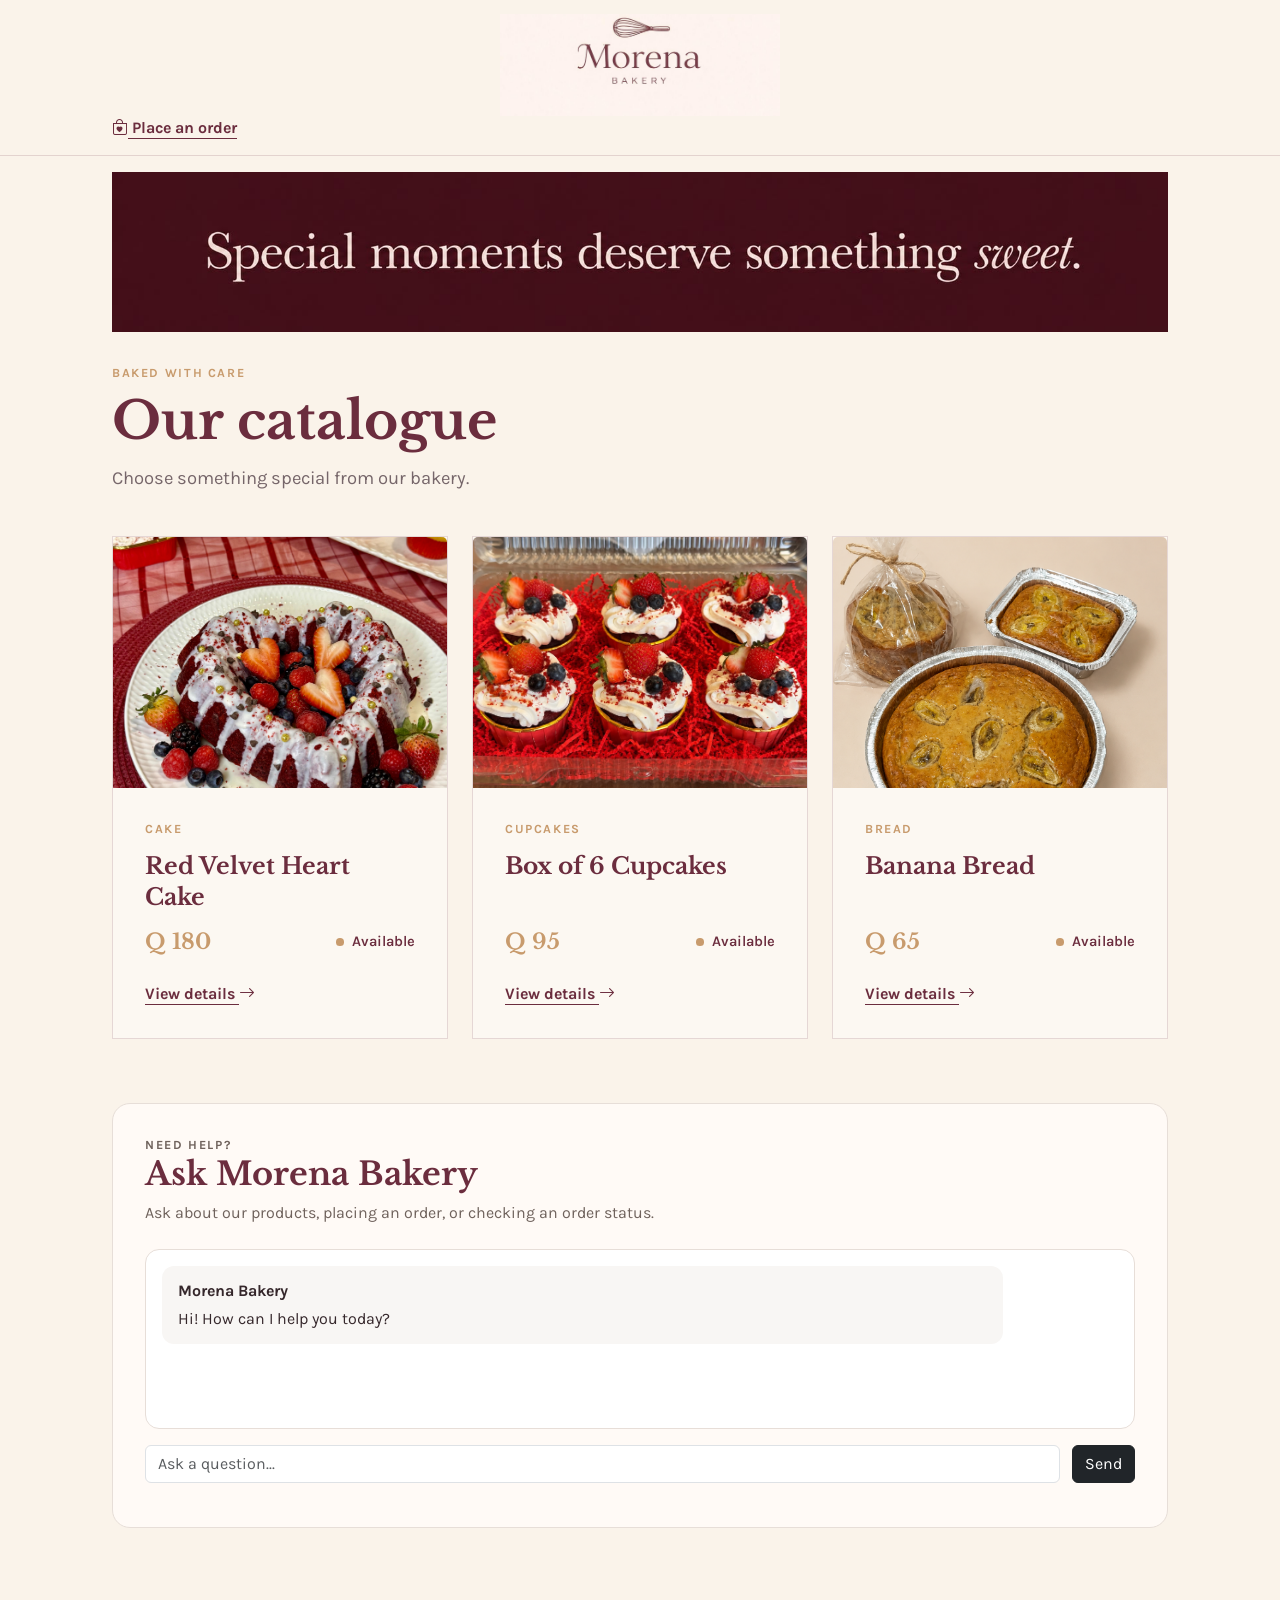
<file: index.html>
<!doctype html>
<html lang="en">
  <head>
    <meta charset="utf-8">

    <meta
      name="viewport"
      content="width=device-width, initial-scale=1"
    >

    <meta
      name="description"
      content="Browse Morena Bakery's product catalogue and pricing."
    >

    <title>Morena Bakery</title>

    <link
      rel="icon"
      type="image/jpeg"
      href="assets/images/logo-morena.jpg"
    >

    <link
      rel="preconnect"
      href="https://fonts.googleapis.com"
    >

    <link
      rel="preconnect"
      href="https://fonts.gstatic.com"
      crossorigin
    >

    <link
      href="https://fonts.googleapis.com/css2?family=Karla:wght@400;500;600;700&amp;family=Libre+Baskerville:wght@400;700&amp;display=swap"
      rel="stylesheet"
    >

    <link
      href="https://cdn.jsdelivr.net/npm/bootstrap@5.3.8/dist/css/bootstrap.min.css"
      rel="stylesheet"
    >

    <link
      rel="stylesheet"
      href="https://cdn.jsdelivr.net/npm/bootstrap-icons@1.11.3/font/bootstrap-icons.min.css"
    >

    <link
      href="styles.css"
      rel="stylesheet"
    >

    <style>
      .chat-section {
        margin: 4rem 0 2rem;
        padding: 2rem;
        border: 1px solid #e7ded8;
        border-radius: 18px;
        background: #fffaf6;
      }

      .chat-header {
        margin-bottom: 1.5rem;
      }

      .chat-header h2 {
        margin-bottom: 0.5rem;
      }

      .chat-header p {
        margin-bottom: 0;
        color: #6f625c;
      }

      .chat-window {
        min-height: 180px;
        max-height: 380px;
        overflow-y: auto;
        padding: 1rem;
        margin-bottom: 1rem;
        border: 1px solid #e7ded8;
        border-radius: 14px;
        background: #ffffff;
      }

      .chat-message {
        margin-bottom: 1rem;
        padding: 0.8rem 1rem;
        border-radius: 12px;
        line-height: 1.5;
      }

      .chat-message-user {
        margin-left: 12%;
        background: #f2e8e3;
      }

      .chat-message-assistant {
        margin-right: 12%;
        background: #f8f6f4;
      }

      .chat-message strong {
        display: block;
        margin-bottom: 0.25rem;
      }

      .chat-form {
        display: flex;
        gap: 0.75rem;
      }

      .chat-form input {
        flex: 1;
      }

      .chat-status {
        margin-top: 0.75rem;
        margin-bottom: 0;
        font-size: 0.95rem;
        color: #6f625c;
      }

      @media (max-width: 576px) {
        .chat-section {
          padding: 1.25rem;
        }

        .chat-form {
          flex-direction: column;
        }

        .chat-message-user,
        .chat-message-assistant {
          margin-left: 0;
          margin-right: 0;
        }
      }
    </style>
  </head>

  <body>

    <header class="site-header">
      <div class="container page-width">

        <a
          class="brand"
          href="./"
          aria-label="Morena Bakery catalogue"
        >
          <img
            src="assets/images/logo-morena.jpg"
            alt="Morena Bakery"
          >
        </a>

        <a
          class="card-link"
          href="order.html"
        >
          <i
            class="bi bi-bag-heart"
            aria-hidden="true"
          ></i>
          Place an order
        </a>

      </div>
    </header>

    <main
      id="main-content"
      class="container page-width"
      tabindex="-1"
    >

      <section
        id="catalogue-view"
        aria-labelledby="catalogue-title"
      >

        <div class="catalogue-hero">
          <img
            src="assets/images/hero-morena.jpg"
            alt="Morena Bakery handcrafted cakes and pastries"
          >
        </div>

        <div class="intro">
          <p class="eyebrow">
            Baked with care
          </p>

          <h1 id="catalogue-title">
            Our catalogue
          </h1>

          <p>
            Choose something special from our bakery.
          </p>
        </div>

        <div
          id="catalogue"
          class="row g-4"
          aria-live="polite"
        ></div>

      </section>

      <section
        id="detail-view"
        class="d-none"
        aria-labelledby="product-name"
      >

        <a
          class="back-link"
          href="./"
          data-back
          aria-label="Back to product catalogue"
        >
          <i
            class="bi bi-arrow-left"
            aria-hidden="true"
          ></i>
          Back to catalogue
        </a>

        <div
          id="product-detail"
          aria-live="polite"
        ></div>

      </section>

      <section
        class="chat-section"
        aria-labelledby="chat-title"
      >
        <div class="chat-header">

          <p class="eyebrow">
            Need help?
          </p>

          <h2 id="chat-title">
            Ask Morena Bakery
          </h2>

          <p>
            Ask about our products, placing an order,
            or checking an order status.
          </p>

        </div>

        <div
          id="chat-window"
          class="chat-window"
          aria-live="polite"
        >
          <div class="chat-message chat-message-assistant">
            <strong>Morena Bakery</strong>
            Hi! How can I help you today?
          </div>
        </div>

        <form
          id="chat-form"
          class="chat-form"
        >
          <input
            id="chat-message"
            class="form-control"
            type="text"
            name="message"
            maxlength="1000"
            placeholder="Ask a question..."
            autocomplete="off"
            required
          >

          <button
            id="chat-submit"
            class="btn btn-dark"
            type="submit"
          >
            Send
          </button>
        </form>

        <p
          id="chat-status"
          class="chat-status"
          role="status"
        ></p>

      </section>

    </main>

    <script
      src="https://cdn.jsdelivr.net/npm/bootstrap@5.3.8/dist/js/bootstrap.bundle.min.js"
    ></script>

    <script src="app.js"></script>

    <script>
      const chatForm = document.getElementById("chat-form");
      const chatMessageField =
        document.getElementById("chat-message");
      const chatWindow =
        document.getElementById("chat-window");
      const chatStatus =
        document.getElementById("chat-status");
      const chatSubmit =
        document.getElementById("chat-submit");

      function addChatMessage(role, message) {
        const messageElement =
          document.createElement("div");

        messageElement.className =
          role === "user"
            ? "chat-message chat-message-user"
            : "chat-message chat-message-assistant";

        const label =
          role === "user"
            ? "You"
            : "Morena Bakery";

        const strong =
          document.createElement("strong");

        strong.textContent = label;

        const text =
          document.createElement("span");

        text.textContent = message;

        messageElement.appendChild(strong);
        messageElement.appendChild(text);

        chatWindow.appendChild(messageElement);

        chatWindow.scrollTop =
          chatWindow.scrollHeight;
      }

      chatForm.addEventListener(
        "submit",
        async (event) => {
          event.preventDefault();

          const message =
            chatMessageField.value.trim();

          if (!message) {
            return;
          }

          addChatMessage("user", message);

          chatMessageField.value = "";
          chatMessageField.disabled = true;
          chatSubmit.disabled = true;

          chatStatus.textContent =
            "Morena Bakery is typing...";

          try {
            const response =
              await fetch("/api/chat", {
                method: "POST",

                headers: {
                  "Content-Type":
                    "application/json",
                },

                body: JSON.stringify({
                  message,
                }),
              });

            const data =
              await response.json();

            if (!response.ok) {
              throw new Error(
                data?.error ||
                "The chatbot could not respond."
              );
            }

            addChatMessage(
              "assistant",
              data.answer
            );

            chatStatus.textContent = "";
          } catch (error) {
            console.error(error);

            addChatMessage(
              "assistant",
              "Sorry, I could not answer right now. Please try again."
            );

            chatStatus.textContent =
              "There was a problem connecting to the assistant.";
          } finally {
            chatMessageField.disabled = false;
            chatSubmit.disabled = false;

            chatMessageField.focus();
          }
        }
      );
    </script>

  </body>
</html>
</file>
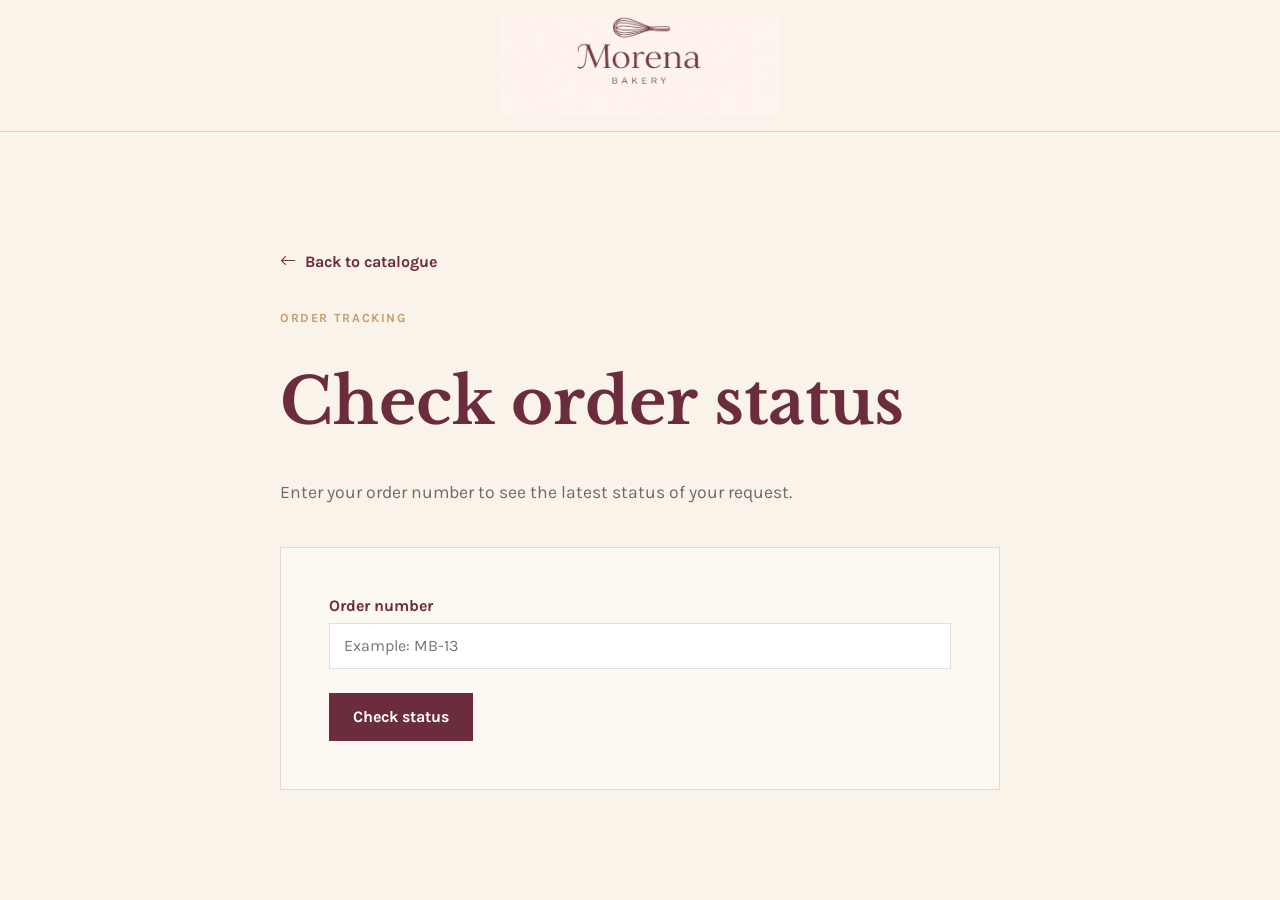
<file: order-status.html>
<!doctype html>
<html lang="en">
  <head>
    <meta charset="utf-8">
    <meta name="viewport" content="width=device-width, initial-scale=1">

    <meta
      name="description"
      content="Check the status of your Morena Bakery order."
    >

    <title>Check Order Status — Morena Bakery</title>

    <link
      rel="icon"
      type="image/jpeg"
      href="assets/images/logo-morena.jpg"
    >

    <link rel="preconnect" href="https://fonts.googleapis.com">
    <link rel="preconnect" href="https://fonts.gstatic.com" crossorigin>

    <link
      href="https://fonts.googleapis.com/css2?family=Karla:wght@400;500;600;700&amp;family=Libre+Baskerville:wght@400;700&amp;display=swap"
      rel="stylesheet"
    >

    <link
      rel="stylesheet"
      href="https://cdn.jsdelivr.net/npm/bootstrap-icons@1.11.3/font/bootstrap-icons.min.css"
    >

    <link href="styles.css" rel="stylesheet">

    <style>
      .status-page {
        margin: 0 auto;
        max-width: 720px;
        padding: clamp(2.5rem, 7vw, 5rem) 1rem;
      }

      .status-page h1 {
        font-size: clamp(2.25rem, 6vw, 4rem);
      }

      .status-intro {
        color: var(--morena-muted);
        font-size: 1.1rem;
        line-height: 1.6;
        margin: 1rem 0 2.5rem;
      }

      .status-card {
        border: 1px solid var(--morena-line);
        background: rgba(255, 255, 255, 0.38);
        padding: clamp(1.5rem, 5vw, 3rem);
      }

      .form-field label {
        color: var(--morena-primary);
        display: block;
        font-weight: 700;
        margin-bottom: 0.5rem;
      }

      .form-field input {
        background: white;
        border: 1px solid var(--morena-line);
        border-radius: 0;
        box-sizing: border-box;
        color: var(--morena-ink);
        font: inherit;
        padding: 0.8rem 0.9rem;
        width: 100%;
      }

      .form-field input:focus {
        border-color: var(--morena-accent);
        box-shadow: 0 0 0 0.2rem rgba(200, 155, 109, 0.25);
        outline: none;
      }

      .status-button {
        background: var(--morena-primary);
        border: 0;
        color: white;
        cursor: pointer;
        font: inherit;
        font-weight: 700;
        margin-top: 1.5rem;
        padding: 0.9rem 1.5rem;
      }

      .status-button:hover {
        background: var(--morena-accent);
      }

      .status-button:disabled {
        cursor: wait;
        opacity: 0.65;
      }

      .status-message {
        margin-top: 1.5rem;
        padding: 1rem;
      }

      .status-message.success {
        border: 1px solid var(--morena-accent);
        color: var(--morena-primary);
      }

      .status-message.error {
        border: 1px solid #a32929;
        color: #8a1f1f;
      }

      .status-code {
        display: block;
        font-family: "Libre Baskerville", serif;
        font-size: 1.35rem;
        font-weight: 700;
        margin-bottom: 0.75rem;
      }

      .status-details {
        line-height: 1.7;
      }
    </style>
  </head>

  <body>

    <header class="site-header">
      <div
        class="page-width"
        style="margin: 0 auto; padding: 0 1rem;"
      >
        <a
          class="brand"
          href="./"
          aria-label="Morena Bakery catalogue"
        >
          <img
            src="assets/images/logo-morena.jpg"
            alt="Morena Bakery"
          >
        </a>
      </div>
    </header>

    <main class="status-page">

      <a class="back-link" href="./">
        <i
          class="bi bi-arrow-left"
          aria-hidden="true"
        ></i>
        Back to catalogue
      </a>

      <p
        class="eyebrow"
        style="margin-top: 2.5rem;"
      >
        Order tracking
      </p>

      <h1>Check order status</h1>

      <p class="status-intro">
        Enter your order number to see the latest status of your request.
      </p>

      <section class="status-card">

        <form id="status-form">

          <div class="form-field">
            <label for="order_code">
              Order number
            </label>

            <input
              id="order_code"
              name="order_code"
              type="text"
              placeholder="Example: MB-13"
              maxlength="20"
              required
            >
          </div>

          <button
            id="status-button"
            class="status-button"
            type="submit"
          >
            Check status
          </button>

          <div
            id="status-message"
            class="status-message"
            role="status"
            aria-live="polite"
            hidden
          ></div>

        </form>

      </section>

    </main>

    <script>

      const form =
        document.querySelector("#status-form");

      const orderCodeField =
        document.querySelector("#order_code");

      const statusButton =
        document.querySelector("#status-button");

      const statusMessage =
        document.querySelector("#status-message");

      const params =
        new URLSearchParams(window.location.search);

      const codeFromUrl =
        params.get("order_code");

      if (codeFromUrl) {
        orderCodeField.value =
          codeFromUrl.toUpperCase();
      }

      form.addEventListener(
        "submit",
        async (event) => {

          event.preventDefault();

          const orderCode =
            orderCodeField.value
              .trim()
              .toUpperCase();

          if (!orderCode) {
            return;
          }

          statusButton.disabled = true;
          statusButton.textContent =
            "Checking…";

          statusMessage.hidden = true;
          statusMessage.className =
            "status-message";

          try {

            const apiResponse =
              await fetch(
                `/api/order-status?order_code=${encodeURIComponent(orderCode)}`
              );

            const result =
              await apiResponse.json();

            statusMessage.hidden = false;

            if (!apiResponse.ok) {

              statusMessage.classList.add(
                "error"
              );

              if (apiResponse.status === 404) {
                statusMessage.textContent =
                  "We couldn't find an order with that number.";
              } else {
                statusMessage.textContent =
                  result.error?.message ||
                  result.error ||
                  "We couldn't check your order right now.";
              }

              return;
            }

            const order =
              result.order;

            statusMessage.classList.add(
              "success"
            );

            statusMessage.innerHTML = `
              <span class="status-code">
                Order ${order.order_code}
              </span>

              <div class="status-details">
                <strong>Status:</strong>
                ${order.status}
                <br>

                <strong>Products:</strong>
                ${order.product}
                <br>

                <strong>Quantity:</strong>
                ${order.quantity}
                <br>

                <strong>Delivery date:</strong>
                ${order.delivery_date}
              </div>
            `;

          } catch (error) {

            statusMessage.hidden = false;

            statusMessage.classList.add(
              "error"
            );

            statusMessage.textContent =
              "We couldn't connect to the order service.";

          } finally {

            statusButton.disabled = false;

            statusButton.textContent =
              "Check status";
          }
        }
      );

    </script>

  </body>
</html>
</file>
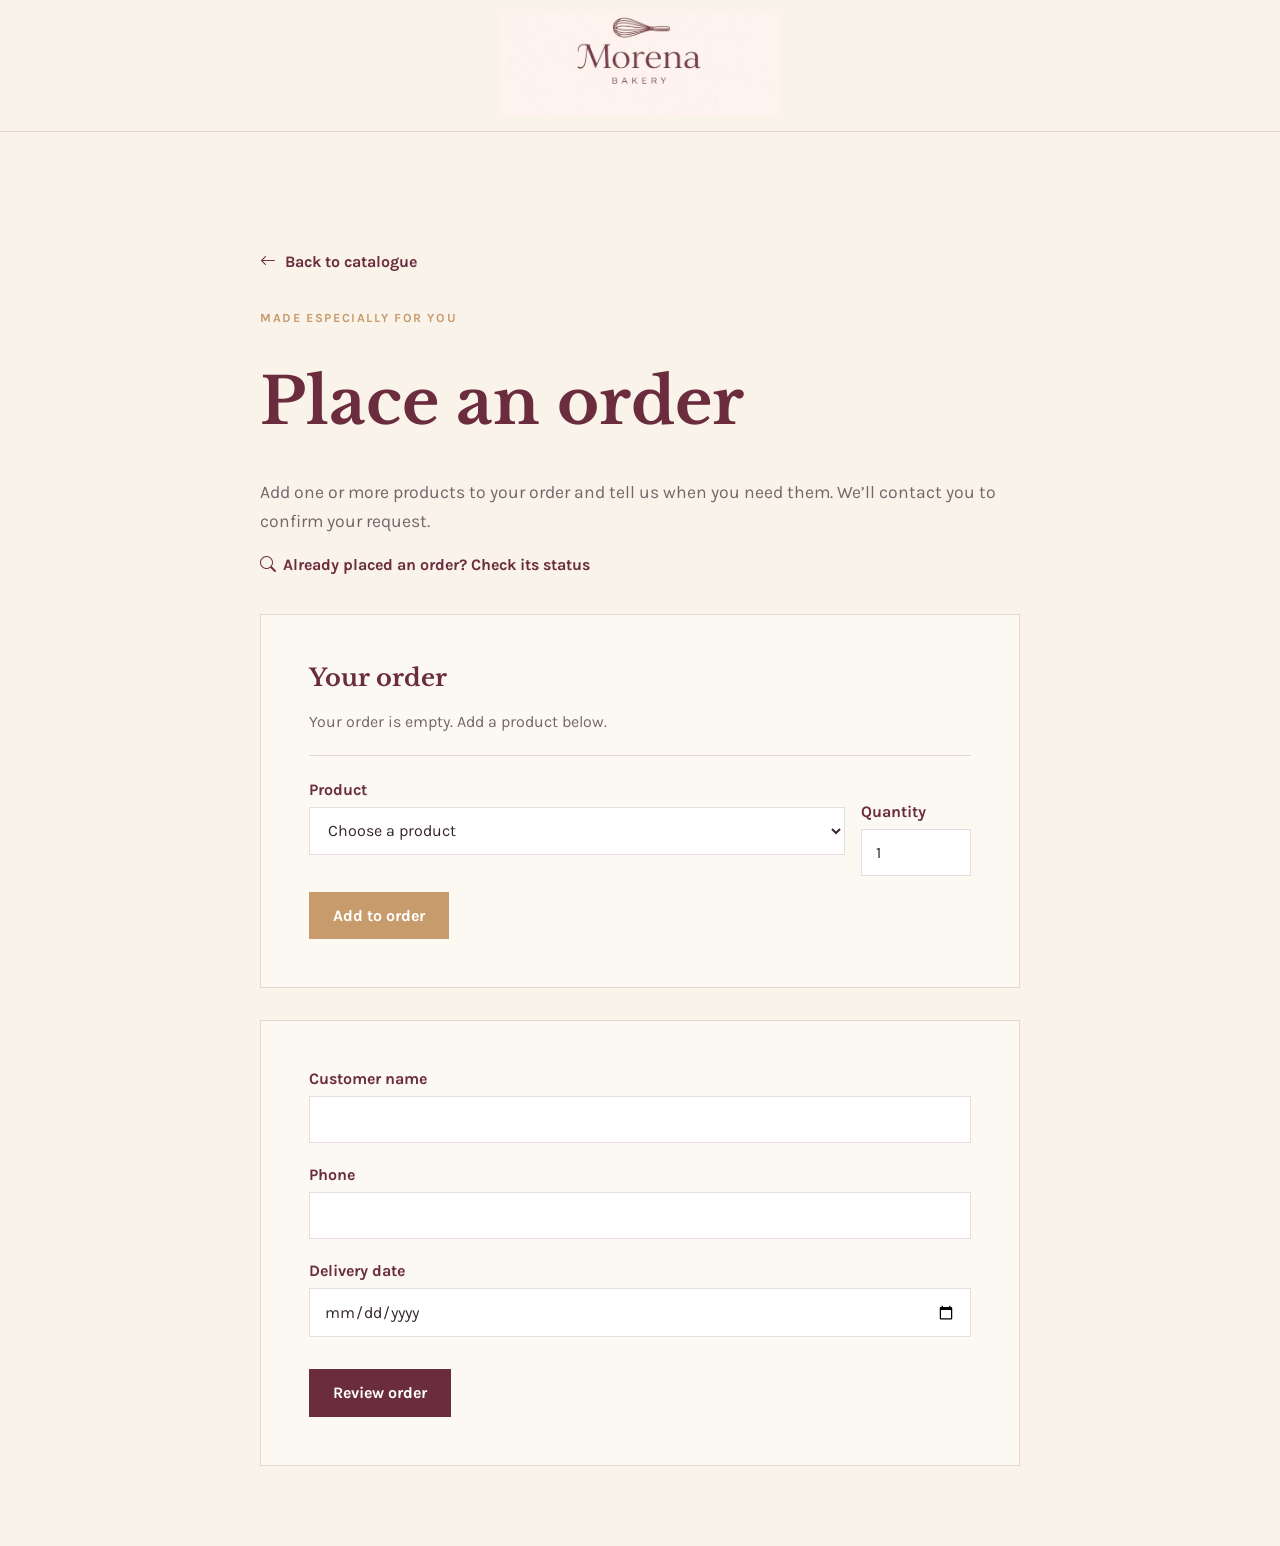
<file: order.html>
<!doctype html>
<html lang="en">
  <head>
    <meta charset="utf-8">
    <meta name="viewport" content="width=device-width, initial-scale=1">

    <meta
      name="description"
      content="Place an order request with Morena Bakery."
    >

    <title>Place an Order — Morena Bakery</title>

    <link
      rel="icon"
      type="image/jpeg"
      href="assets/images/logo-morena.jpg"
    >

    <link rel="preconnect" href="https://fonts.googleapis.com">
    <link rel="preconnect" href="https://fonts.gstatic.com" crossorigin>

    <link
      href="https://fonts.googleapis.com/css2?family=Karla:wght@400;500;600;700&amp;family=Libre+Baskerville:wght@400;700&amp;display=swap"
      rel="stylesheet"
    >

    <link
      rel="stylesheet"
      href="https://cdn.jsdelivr.net/npm/bootstrap-icons@1.11.3/font/bootstrap-icons.min.css"
    >

    <link href="styles.css" rel="stylesheet">

    <style>
      .order-page {
        margin: 0 auto;
        max-width: 760px;
        padding: clamp(2.5rem, 7vw, 5rem) 1rem;
      }

      .order-page h1 {
        font-size: clamp(2.25rem, 6vw, 4rem);
      }

      .order-intro {
        color: var(--morena-muted);
        font-size: 1.1rem;
        line-height: 1.6;
        margin: 1rem 0 1.25rem;
      }

      .existing-order-link {
        align-items: center;
        color: var(--morena-primary);
        display: inline-flex;
        font-weight: 700;
        gap: 0.45rem;
        margin-bottom: 2.5rem;
        text-decoration: none;
      }

      .existing-order-link:hover {
        color: var(--morena-accent);
      }

      .cart-box,
      .order-form {
        border: 1px solid var(--morena-line);
        background: rgba(255, 255, 255, 0.38);
        padding: clamp(1.5rem, 5vw, 3rem);
      }

      .cart-box {
        margin-bottom: 2rem;
      }

      .cart-title {
        margin-top: 0;
      }

      .cart-empty {
        color: var(--morena-muted);
        margin: 0;
      }

      .cart-item {
        align-items: center;
        border-bottom: 1px solid var(--morena-line);
        display: grid;
        gap: 1rem;
        grid-template-columns: 1fr auto;
        padding: 1rem 0;
      }

      .cart-item:last-child {
        border-bottom: 0;
      }

      .cart-item-name {
        color: var(--morena-primary);
        font-weight: 700;
      }

      .cart-item-meta {
        color: var(--morena-muted);
        font-size: 0.95rem;
        margin-top: 0.25rem;
      }

      .cart-actions {
        align-items: center;
        display: flex;
        gap: 0.5rem;
      }

      .cart-actions button {
        background: white;
        border: 1px solid var(--morena-line);
        color: var(--morena-primary);
        cursor: pointer;
        font: inherit;
        min-width: 2.2rem;
        padding: 0.45rem 0.65rem;
      }

      .cart-actions button:hover {
        border-color: var(--morena-accent);
      }

      .add-product-area {
        border-top: 1px solid var(--morena-line);
        margin-top: 1.5rem;
        padding-top: 1.5rem;
      }

      .add-product-row {
        display: grid;
        gap: 1rem;
        grid-template-columns: 1fr 110px;
      }

      .form-field + .form-field {
        margin-top: 1.4rem;
      }

      .form-field label {
        color: var(--morena-primary);
        display: block;
        font-weight: 700;
        margin-bottom: 0.5rem;
      }

      .form-field input,
      .form-field select {
        background: white;
        border: 1px solid var(--morena-line);
        border-radius: 0;
        box-sizing: border-box;
        color: var(--morena-ink);
        font: inherit;
        padding: 0.8rem 0.9rem;
        width: 100%;
      }

      .form-field input:focus,
      .form-field select:focus {
        border-color: var(--morena-accent);
        box-shadow: 0 0 0 0.2rem rgba(200, 155, 109, 0.25);
        outline: none;
      }

      .secondary-button,
      .submit-button {
        border: 0;
        cursor: pointer;
        font: inherit;
        font-weight: 700;
        padding: 0.9rem 1.5rem;
      }

      .secondary-button {
        background: var(--morena-accent);
        color: white;
        margin-top: 1rem;
      }

      .secondary-button:hover {
        opacity: 0.9;
      }

      .submit-button {
        background: var(--morena-primary);
        color: white;
        margin-top: 2rem;
      }

      .submit-button:hover {
        background: var(--morena-accent);
      }

      .submit-button:disabled {
        cursor: wait;
        opacity: 0.65;
      }

      .form-message {
        margin: 1.5rem 0 0;
        padding: 1rem;
      }

      .form-message.success {
        border: 1px solid var(--morena-accent);
        color: var(--morena-primary);
      }

      .form-message.error {
        border: 1px solid #a32929;
        color: #8a1f1f;
      }

      .order-code {
        display: block;
        font-family: "Libre Baskerville", serif;
        font-size: 1.35rem;
        font-weight: 700;
        margin-top: 0.75rem;
      }

      .status-link {
        background: var(--morena-primary);
        color: white;
        display: inline-block;
        font-weight: 700;
        margin-top: 1.25rem;
        padding: 0.85rem 1.25rem;
        text-decoration: none;
      }

      .status-link:hover {
        background: var(--morena-accent);
      }

      @media (max-width: 560px) {
        .add-product-row {
          grid-template-columns: 1fr;
        }

        .cart-item {
          grid-template-columns: 1fr;
        }
      }
    </style>
  </head>

  <body>

    <header class="site-header">
      <div
        class="page-width"
        style="margin: 0 auto; padding: 0 1rem;"
      >
        <a
          class="brand"
          href="./"
          aria-label="Morena Bakery catalogue"
        >
          <img
            src="assets/images/logo-morena.jpg"
            alt="Morena Bakery"
          >
        </a>
      </div>
    </header>

    <main class="order-page">

      <a class="back-link" href="./">
        <i
          class="bi bi-arrow-left"
          aria-hidden="true"
        ></i>
        Back to catalogue
      </a>

      <p
        class="eyebrow"
        style="margin-top: 2.5rem;"
      >
        Made especially for you
      </p>

      <h1>Place an order</h1>

      <p class="order-intro">
        Add one or more products to your order and tell us
        when you need them. We’ll contact you to confirm your request.
      </p>

      <a
        class="existing-order-link"
        href="order-status.html"
      >
        <i
          class="bi bi-search"
          aria-hidden="true"
        ></i>
        Already placed an order? Check its status
      </a>

      <section class="cart-box">

        <h2 class="cart-title">
          Your order
        </h2>

        <div id="cart-items"></div>

        <p
          id="cart-empty"
          class="cart-empty"
        >
          Your order is empty. Add a product below.
        </p>

        <div class="add-product-area">

          <div class="add-product-row">

            <div class="form-field">
              <label for="product">
                Product
              </label>

              <select
                id="product"
                name="product"
              >
                <option value="">
                  Choose a product
                </option>

              </select>
            </div>

            <div class="form-field">
              <label for="quantity">
                Quantity
              </label>

              <input
                id="quantity"
                name="quantity"
                type="number"
                min="1"
                max="12"
                step="1"
                value="1"
              >
            </div>

          </div>

          <button
            id="add-product-button"
            class="secondary-button"
            type="button"
          >
            Add to order
          </button>

        </div>

      </section>

      <form
        id="order-form"
        class="order-form"
      >

        <div class="form-field">
          <label for="customer_name">
            Customer name
          </label>

          <input
            id="customer_name"
            name="customer_name"
            type="text"
            autocomplete="name"
            maxlength="100"
            required
          >
        </div>

        <div class="form-field">
          <label for="phone">
            Phone
          </label>

          <input
            id="phone"
            name="phone"
            type="tel"
            autocomplete="tel"
            maxlength="20"
            required
          >
        </div>

        <div class="form-field">
          <label for="delivery_date">
            Delivery date
          </label>

          <input
            id="delivery_date"
            name="delivery_date"
            type="date"
            required
          >
        </div>

        <button
          id="submit-button"
          class="submit-button"
          type="submit"
        >
          Review order
        </button>

      </form>

      <section id="order-review" class="order-form" aria-labelledby="review-title" hidden>
        <h2 id="review-title" tabindex="-1">Review your order</h2>
        <div id="review-details"></div>
        <button id="edit-order" class="secondary-button" type="button">Edit order</button>
        <button id="confirm-order" class="submit-button" type="button">Confirm order</button>
      </section>

        <div
          id="form-message"
          class="form-message"
          role="status"
          aria-live="polite"
          hidden
        ></div>

    </main>

    <script type="module">

      const form =
        document.querySelector("#order-form");

      const submitButton =
        document.querySelector("#submit-button");

      const message =
        document.querySelector("#form-message");

      const productField =
        document.querySelector("#product");

      const quantityField =
        document.querySelector("#quantity");

      const deliveryDate =
        document.querySelector("#delivery_date");

      const addProductButton =
        document.querySelector("#add-product-button");

      const cartItemsContainer =
        document.querySelector("#cart-items");

      const cartEmptyMessage =
        document.querySelector("#cart-empty");

      let cart = [];

      const params =
        new URLSearchParams(window.location.search);

      const selectedProduct =
        params.get("product");

      const selectedQuantity =
        Number(params.get("quantity"));

      try {
        const response = await fetch("data/products.json");
        if (!response.ok) throw new Error("Catalogue unavailable");
        const products = await response.json();
        for (const product of products.filter((item) => item.bakery === "Morena" && item.available)) {
          productField.add(new Option(product.name, product.name));
        }
      } catch {
        message.hidden = false;
        message.className = "form-message error";
        message.textContent = "Products could not be loaded. Please reload the page to try again.";
        addProductButton.disabled = true;
        submitButton.disabled = true;
      }

      if (selectedProduct) {
        const productExists =
          Array.from(productField.options).some(
            (option) =>
              option.value === selectedProduct
          );

        if (productExists) {
          cart.push({
            product: selectedProduct,
            quantity:
              Number.isInteger(selectedQuantity) &&
              selectedQuantity >= 1 &&
              selectedQuantity <= 12
                ? selectedQuantity
                : 1,
          });
        }
      }

      const tomorrow = new Date();

      tomorrow.setDate(
        tomorrow.getDate() + 1
      );

      deliveryDate.min =
        [tomorrow.getFullYear(), String(tomorrow.getMonth() + 1).padStart(2, "0"), String(tomorrow.getDate()).padStart(2, "0")].join("-");

      function renderCart() {

        cartItemsContainer.innerHTML = "";

        cartEmptyMessage.hidden =
          cart.length > 0;

        cart.forEach(
          (item, index) => {

            const itemElement =
              document.createElement("div");

            itemElement.className =
              "cart-item";

            itemElement.innerHTML = `
              <div>
                <div class="cart-item-name">
                  ${escapeHtml(item.product)}
                </div>

                <div class="cart-item-meta">
                  Quantity: ${item.quantity}
                </div>
              </div>

              <div class="cart-actions">
                <button
                  type="button"
                  data-action="decrease"
                  data-index="${index}"
                  aria-label="Decrease quantity"
                >
                  −
                </button>

                <button
                  type="button"
                  data-action="increase"
                  data-index="${index}"
                  aria-label="Increase quantity"
                >
                  +
                </button>

                <button
                  type="button"
                  data-action="remove"
                  data-index="${index}"
                  aria-label="Remove product"
                >
                  <i class="bi bi-trash"></i>
                </button>
              </div>
            `;

            cartItemsContainer.appendChild(
              itemElement
            );
          }
        );
      }

      function addProductToCart() {

        const product =
          productField.value;

        const quantity =
          Number(quantityField.value);

        if (!product) {
          alert("Please choose a product.");
          return;
        }

        if (
          !Number.isInteger(quantity) ||
          quantity < 1 ||
          quantity > 12
        ) {
          alert(
            "Quantity must be between 1 and 12."
          );

          return;
        }

        const existingItem =
          cart.find(
            (item) =>
              item.product === product
          );

        if (existingItem) {
          existingItem.quantity =
            Math.min(
              12,
              existingItem.quantity +
                quantity
            );
        } else {
          cart.push({
            product,
            quantity,
          });
        }

        productField.value = "";
        quantityField.value = "1";

        renderCart();
      }

      addProductButton.addEventListener(
        "click",
        addProductToCart
      );

      cartItemsContainer.addEventListener(
        "click",
        (event) => {

          const button =
            event.target.closest(
              "button[data-action]"
            );

          if (!button) {
            return;
          }

          const index =
            Number(button.dataset.index);

          const action =
            button.dataset.action;

          if (!cart[index]) {
            return;
          }

          if (action === "increase") {
            cart[index].quantity =
              Math.min(
                12,
                cart[index].quantity + 1
              );
          }

          if (action === "decrease") {
            cart[index].quantity -= 1;

            if (
              cart[index].quantity < 1
            ) {
              cart.splice(index, 1);
            }
          }

          if (action === "remove") {
            cart.splice(index, 1);
          }

          renderCart();
        }
      );

      const review = document.querySelector("#order-review");
      const reviewDetails = document.querySelector("#review-details");
      const editButton = document.querySelector("#edit-order");
      const confirmButton = document.querySelector("#confirm-order");
      const cartBox = document.querySelector(".cart-box");
      let reviewedOrder = null;
      let sending = false;
      let completed = false;

      function escapeHtml(value) {
        return String(value).replace(/[&<>"']/g, (character) => ({
          "&": "&amp;", "<": "&lt;", ">": "&gt;", '"': "&quot;", "'": "&#39;"
        })[character]);
      }

      form.addEventListener("submit", (event) => {
        event.preventDefault();
        if (sending || completed || !form.reportValidity()) return;
        const formData = new FormData(form);
        const customerName = formData.get("customer_name").trim();
        const phone = formData.get("phone").trim();
        if (!cart.length || !customerName || !phone) {
          message.hidden = false;
          message.className = "form-message error";
          message.textContent = "Add at least one product and enter your name and phone number.";
          return;
        }
        reviewedOrder = {
          items: cart.map(({ product, quantity }) => ({ product, quantity })),
          customer_name: customerName,
          phone,
          delivery_date: formData.get("delivery_date"),
        };
        reviewDetails.innerHTML = `
          <ul>${reviewedOrder.items.map((item) => `<li>${escapeHtml(item.product)} — Quantity: ${item.quantity}</li>`).join("")}</ul>
          <p><strong>Customer name:</strong> ${escapeHtml(reviewedOrder.customer_name)}</p>
          <p><strong>Phone:</strong> ${escapeHtml(reviewedOrder.phone)}</p>
          <p><strong>Delivery date:</strong> ${escapeHtml(reviewedOrder.delivery_date)}</p>
          <p>Morena Bakery will contact you to confirm your request.</p>
        `;
        message.hidden = true;
        form.hidden = true;
        cartBox.hidden = true;
        review.hidden = false;
        document.querySelector("#review-title").focus();
      });

      editButton.addEventListener("click", () => {
        if (sending || completed) return;
        reviewedOrder = null;
        review.hidden = true;
        form.hidden = false;
        cartBox.hidden = false;
        message.hidden = true;
        document.querySelector("#customer_name").focus();
      });

      confirmButton.addEventListener("click", async () => {
        if (sending || completed || !reviewedOrder) return;
        sending = true;
        confirmButton.disabled = true;
        editButton.disabled = true;
        confirmButton.textContent = "Sending…";
        message.hidden = true;
        try {
          const response = await fetch("/api/order-request", {
            method: "POST",
            headers: { "Content-Type": "application/json" },
            body: JSON.stringify(reviewedOrder),
          });
          const result = await response.json();
          if (!response.ok) {
            throw new Error(typeof result.error === "string" ? result.error : "The order could not be saved.");
          }
          const order = result.order;
          if (!result.success || !order?.order_code || !order?.status) {
            throw new Error("The service did not return a folio and status. Contact Morena Bakery before retrying.");
          }
          // Render only the creation response: no order lookup or database read.
          message.className = "form-message success";
          message.innerHTML = `
            <h2 tabindex="-1" id="confirmation-title">Your order was received successfully!</h2>
            <span class="order-code">Order folio: ${escapeHtml(order.order_code)}</span>
            <p>Status: ${escapeHtml(order.status)}</p>
            <p>Please save your order folio to check its status later.</p>
            <a class="status-link" href="order-status.html?order_code=${encodeURIComponent(order.order_code)}">Check Order Status</a>
          `;
          completed = true;
          review.hidden = true;
          message.hidden = false;
          document.querySelector("#confirmation-title").focus();
        } catch (error) {
          message.className = "form-message error";
          message.textContent = error.message || "The service could not confirm your order. Contact Morena Bakery before retrying.";
          message.hidden = false;
        } finally {
          sending = false;
          confirmButton.disabled = completed;
          editButton.disabled = completed;
          confirmButton.textContent = "Confirm order";
        }
      });

      renderCart();

    </script>

  </body>
</html>
</file>
<file: styles.css>
:root {
  --morena-primary: #6b2d3e;
  --morena-accent: #c89b6d;
  --morena-bg: #faf3ea;
  --morena-ink: #35272b;
  --morena-muted: #76666a;
  --morena-line: rgba(107, 45, 62, 0.16);
}

body {
  min-height: 100vh;
  margin: 0;
  background: var(--morena-bg);
  color: var(--morena-ink);
  font-family: "Karla", sans-serif;
}

.page-width {
  max-width: 1080px;
}

.site-header {
  border-bottom: 1px solid var(--morena-line);
  padding: 0.9rem 0;
}

.brand {
  display: block;
  margin: 0 auto;
  width: fit-content;
  text-decoration: none;
}

.brand img {
  display: block;
  height: 102px;
  max-width: 100%;
  object-fit: cover;
  object-position: center;
  width: 280px;
}

main {
  padding-bottom: 5rem;
}

.catalogue-hero {
  height: clamp(110px, 15vw, 160px);
  margin-top: 1rem;
  overflow: hidden;
}

.catalogue-hero img {
  display: block;
  height: 100%;
  object-fit: cover;
  width: 100%;
}

.intro {
  max-width: 620px;
  padding: 2rem 0 2.75rem;
}

.eyebrow,
.category {
  color: var(--morena-accent);
  font-size: 0.78rem;
  font-weight: 700;
  letter-spacing: 0.13em;
  margin-bottom: 0.7rem;
  text-transform: uppercase;
}

h1,
h2 {
  color: var(--morena-primary);
  font-family: "Libre Baskerville", serif;
  font-weight: 700;
}

h1 {
  font-size: clamp(2.35rem, 7vw, 4.5rem);
  line-height: 1.06;
}

#catalogue-title {
  font-size: clamp(2rem, 4.5vw, 3.25rem);
}

.intro > p:last-child {
  color: var(--morena-muted);
  font-size: 1.15rem;
  margin: 1rem 0 0;
}

.product-card {
  height: 100%;
  border: 1px solid var(--morena-line);
  border-radius: 0;
  background: rgba(255, 255, 255, 0.38);
  box-shadow: none;
}

.product-image {
  aspect-ratio: 4 / 3;
  display: block;
  object-fit: cover;
  width: 100%;
}

.product-card .card-body {
  display: flex;
  flex-direction: column;
  min-height: 250px;
  padding: 2rem;
}

.product-card h2 {
  font-size: 1.45rem;
  line-height: 1.35;
}

.availability {
  align-items: center;
  color: var(--morena-primary);
  display: flex;
  font-size: 0.92rem;
  font-weight: 600;
  gap: 0.5rem;
}

.availability::before {
  background: var(--morena-accent);
  border-radius: 50%;
  content: "";
  height: 0.48rem;
  width: 0.48rem;
}

.availability.unavailable {
  color: var(--morena-muted);
}

.availability.unavailable::before {
  background: var(--morena-muted);
}

.price {
  color: var(--morena-accent);
  font-family: "Libre Baskerville", serif;
  font-size: 1.35rem;
  font-weight: 700;
}

.card-link {
  color: var(--morena-primary);
  font-weight: 700;
  text-underline-offset: 0.3rem;
}

.card-link:hover,
.back-link:hover {
  color: var(--morena-accent);
}

.back-link {
  color: var(--morena-primary);
  display: inline-flex;
  font-weight: 700;
  gap: 0.55rem;
  margin-top: 2.5rem;
  text-decoration: none;
}

/* PRODUCT DETAIL */

.detail-panel {
  border-bottom: 1px solid var(--morena-line);
  border-top: 1px solid var(--morena-line);
  margin-top: 2.5rem;
  padding: 3rem 0;

  display: grid;
  grid-template-columns: minmax(0, 1fr) minmax(0, 1fr);
  gap: 3rem;
  align-items: center;
}

.detail-image-container {
  width: 100%;
  overflow: hidden;
}

.detail-product-image {
  display: block;
  width: 100%;
  height: 430px;
  object-fit: cover;
}

.detail-copy {
  max-width: 100%;
}

.detail-copy h1 {
  font-size: clamp(2.25rem, 5vw, 3.6rem);
}

.description {
  color: var(--morena-muted);
  font-size: 1.18rem;
  line-height: 1.7;
  margin: 1.5rem 0 2rem;
  max-width: 620px;
}

.detail-meta {
  align-items: center;
  display: flex;
  flex-wrap: wrap;
  gap: 1.25rem 2.5rem;
}

.detail-meta .price {
  font-size: 1.8rem;
}

.quantity-block {
  margin-top: 2.25rem;
  max-width: 180px;
}

.quantity-block label {
  color: var(--morena-primary);
  display: block;
  font-weight: 700;
  margin-bottom: 0.6rem;
}

.form-select {
  border-color: var(--morena-line);
  border-radius: 0;
  color: var(--morena-ink);
  padding: 0.75rem 2.25rem 0.75rem 0.9rem;
}

.form-select:focus {
  border-color: var(--morena-accent);
  box-shadow: 0 0 0 0.2rem rgba(200, 155, 109, 0.25);
}

.empty-state {
  border: 1px solid var(--morena-line);
  color: var(--morena-primary);
  font-family: "Libre Baskerville", serif;
  font-size: 1.25rem;
  margin-top: 2.5rem;
  padding: 3rem;
  text-align: center;
}

/* TABLET AND MOBILE */

@media (max-width: 767.98px) {
  .detail-panel {
    grid-template-columns: 1fr;
    gap: 1.75rem;
    padding: 2rem 0;
  }

  .detail-product-image {
    height: 330px;
  }
}

@media (max-width: 575.98px) {
  .site-header {
    padding: 0.7rem 0;
  }

  .brand img {
    height: 82px;
    width: 225px;
  }

  .catalogue-hero {
    height: 96px;
    margin-top: 0.75rem;
  }

  .intro {
    padding: 1.75rem 0 2.25rem;
  }

  .product-card .card-body {
    min-height: 225px;
  }

  .detail-product-image {
    height: 280px;
  }

  .detail-copy h1 {
    font-size: 2.25rem;
  }
}
</file>
